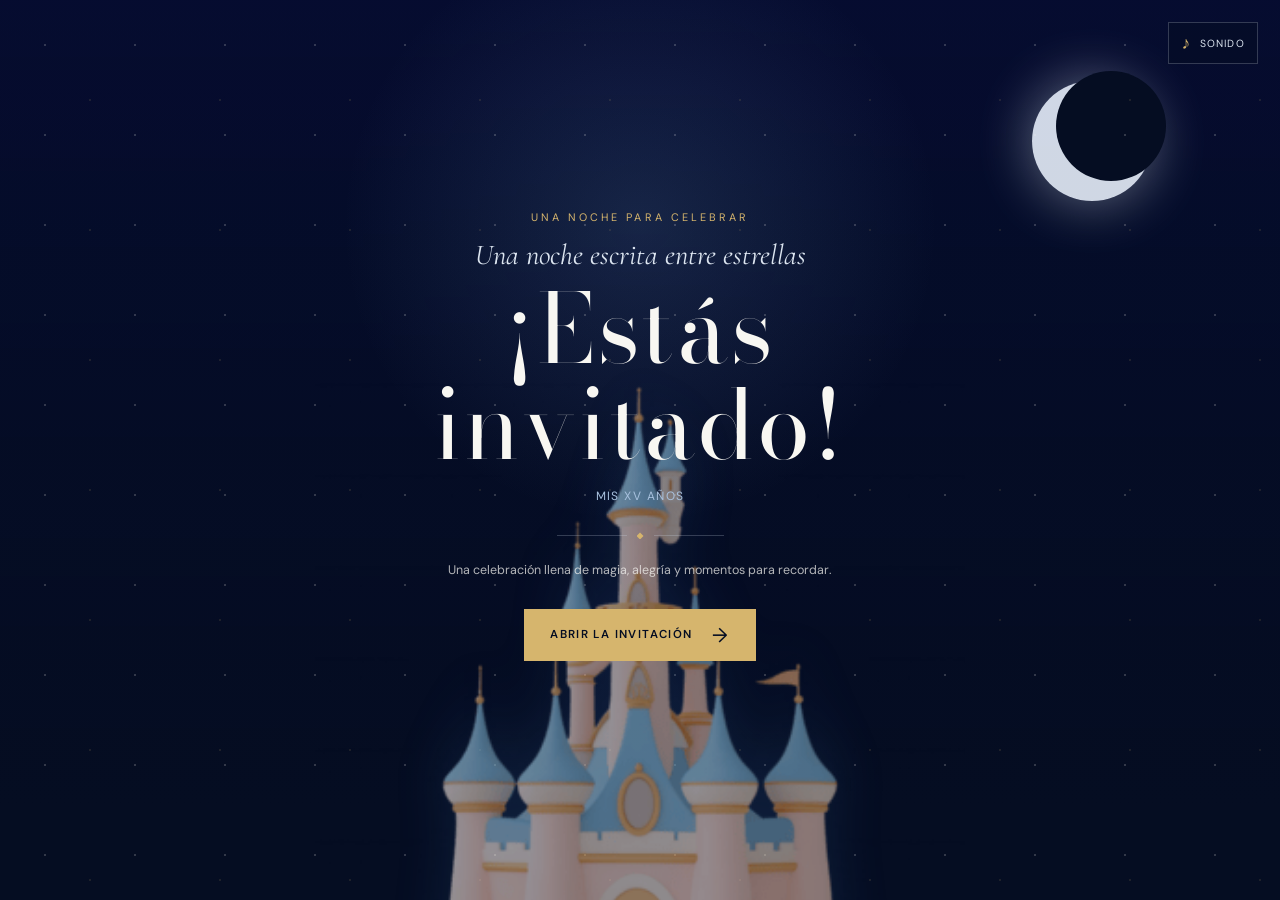
<file: index.html>
<!DOCTYPE html>
<html lang="es">
<head>
<meta charset="UTF-8">
<meta name="viewport" content="width=device-width, initial-scale=1.0">

<title>Mis XV Años - Estrella</title>

<link rel="preconnect" href="https://fonts.googleapis.com">
<link rel="preconnect" href="https://fonts.gstatic.com" crossorigin>

<link href="https://fonts.googleapis.com/css2?family=Bodoni+Moda:opsz,wght@6..96,400;6..96,500,600&family=Cormorant+Garamond:wght@400;500;600&family=DM+Sans:wght@400;500;600&display=swap" rel="stylesheet">

<link rel="stylesheet" href="css/style.css">
</head>

<body>
<div class="moon" aria-hidden="true"></div>
<div id="magicContainer"></div>
<div id="particles"></div>

<audio id="introAudio" src="music/intro.mp3"></audio>
<audio id="backgroundAudio" loop src="music/background.mp3"></audio>

<button id="soundToggle" class="sound-toggle" type="button" aria-label="Activar sonido" title="Activar sonido">
    <span class="sound-icon">♪</span>
    <span class="sound-label">Sonido</span>
</button>

<section id="welcome" class="screen">
    <div class="welcome-scene">
        <p class="eyebrow">UNA NOCHE PARA CELEBRAR</p>
        <p class="welcome-kicker">Una noche escrita entre estrellas</p>
        <h1 class="welcome-title">¡Estás invitado!</h1>
        <p class="welcome-meta">Mis XV años </p>
        <div class="welcome-rule"><span></span><i></i><span></span></div>
        <p class="privacy-box">Una celebración llena de magia, alegría y momentos para recordar.</p>
        <button id="openStory" class="primary-button" type="button">Abrir la invitación <span>→</span></button>
       
    </div>
    <img src="img/castillo.png" class="castle castle-welcome" alt="Castillo iluminado">
</section>

<main id="story" class="hidden">
    <section class="book-opening" aria-label="Apertura de la invitación">
        <div class="book-cover"><img src="img/libro.png" alt="Libro mágico de la invitación"></div>
        <p>La historia comienza</p>
    </section>

    <div class="story-container">
        <section class="story-intro reveal">
            <p class="eyebrow">EL COMIENZO</p>
            <h2>Érase una vez</h2>
            <p class="story-copy">Bajo el brillo de una estrella comenzó una historia llena de sueños, alegría y momentos inolvidables.</p>
            <p class="story-copy">Hoy esa estrella está lista para vivir una noche mágica y desea compartirla contigo.</p>
        </section>

        <section class="hero-name reveal">
            <img src="img/estrella.png" class="star-emblem" alt="Estrella brillante">
            <p class="eyebrow">LA PROTAGONISTA</p>
            <h1 class="estrella">ESTRELLA</h1>
            <p class="subtitle">Mis XV Años</p>
        </section>

        <section class="event-section reveal">
            <p class="eyebrow">RESERVA LA FECHA</p>
            <h2>Una noche para recordar</h2>
            <div class="event-details">
                <div><span class="detail-label">Fecha</span><strong>14 noviembre 2026</strong></div>
                <div><span class="detail-label">Hora</span><strong>6:00 PM</strong></div>
                <div><span class="detail-label">Lugar</span><strong>Círculo Militar de Chorrillos</strong><small>Salón Principal</small></div>
            </div>
            <a class="text-link" href="https://www.google.com/maps/search/?api=1&query=C%C3%ADrculo%20Militar%20de%20Chorrillos" target="_blank" rel="noreferrer">Ver ubicación <span>↗</span></a>
        </section>

        <section class="countdown-section reveal">
            <div class="countdown-heading">
                <span class="countdown-star" aria-hidden="true">✦</span>
                <p class="eyebrow">EL RELOJ ENCANTADO</p>
                <h2>El tiempo vuela hacia nuestra noche</h2>
                <p class="countdown-story">Cuenta la leyenda que, cuando el reloj marque el gran día, las estrellas se reunirán para celebrar los XV de Estrella.</p>
            </div>
            <div class="countdown" aria-label="Tiempo que falta para la celebración">
                <div class="countdown-card">
                    <div class="countdown-face">
                        <svg class="countdown-ring" viewBox="0 0 44 44" aria-hidden="true">
                            <circle class="countdown-ring-track" cx="22" cy="22" r="19"></circle>
                            <circle class="countdown-ring-progress" data-ring="days" cx="22" cy="22" r="19" pathLength="100"></circle>
                        </svg>
                        <span id="days" aria-label="Días restantes">00</span>
                    </div>
                    <small>Días</small>
                </div>
                <div class="countdown-card">
                    <div class="countdown-face">
                        <svg class="countdown-ring" viewBox="0 0 44 44" aria-hidden="true">
                            <circle class="countdown-ring-track" cx="22" cy="22" r="19"></circle>
                            <circle class="countdown-ring-progress" data-ring="hours" cx="22" cy="22" r="19" pathLength="100"></circle>
                        </svg>
                        <span id="hours" aria-label="Horas restantes">00</span>
                    </div>
                    <small>Horas</small>
                </div>
                <div class="countdown-card">
                    <div class="countdown-face">
                        <svg class="countdown-ring" viewBox="0 0 44 44" aria-hidden="true">
                            <circle class="countdown-ring-track" cx="22" cy="22" r="19"></circle>
                            <circle class="countdown-ring-progress" data-ring="minutes" cx="22" cy="22" r="19" pathLength="100"></circle>
                        </svg>
                        <span id="minutes" aria-label="Minutos restantes">00</span>
                    </div>
                    <small>Minutos</small>
                </div>
                <div class="countdown-card">
                    <div class="countdown-face">
                        <svg class="countdown-ring" viewBox="0 0 44 44" aria-hidden="true">
                            <circle class="countdown-ring-track" cx="22" cy="22" r="19"></circle>
                            <circle class="countdown-ring-progress" data-ring="seconds" cx="22" cy="22" r="19" pathLength="100"></circle>
                        </svg>
                        <span id="seconds" aria-label="Segundos restantes">00</span>
                    </div>
                    <small>Segundos</small>
                </div>
            </div>
            <p class="countdown-note" id="countdownNote" aria-live="polite">Cada segundo nos acerca a una noche mágica...</p>
        </section>

        <section class="dress-section reveal">
            <div class="crystal-line"></div>
            <p class="eyebrow">CÓDIGO DE VESTIMENTA</p>
            <h2>Elegante</h2>
            <p>Una noche especial merece un atuendo a la altura de la ocasión.</p>
        </section>

        <section class="guidelines-section reveal">
            <p class="eyebrow">ANTES DE LA CELEBRACIÓN</p>
            <h2>Para una noche inolvidable</h2>
            <p class="guidelines-intro">¡Toma en cuenta estas indicaciones para acompañarnos!</p>
            <div class="guidelines-grid">
                <article class="guideline-card">
                    <span class="guideline-icon" aria-hidden="true">
                        <svg viewBox="0 0 48 48" fill="none" xmlns="http://www.w3.org/2000/svg">
                            <path d="M7 21h34v21H7zM5 15h38v8H5zM24 15v27" />
                            <path d="M24 15H14.5a5 5 0 1 1 5-5c0 3 4.5 5 4.5 5Zm0 0h9.5a5 5 0 1 0-5-5c0 3-4.5 5-4.5 5Z" />
                        </svg>
                    </span>
                    <h3>Un regalo, por favor</h3>
                    <p>Para acompañarnos en esta noche, es indispensable venir con un regalo.</p>
                </article>
                <article class="guideline-card">
                    <span class="guideline-icon" aria-hidden="true">
                        <svg viewBox="0 0 48 48" fill="none" xmlns="http://www.w3.org/2000/svg">
                            <path d="M17 11a7 7 0 0 1 14 0M24 18l-17 9m17-9 17 9M7 27h34M12 27l5 13h14l5-13" />
                            <path class="icon-alert" d="m8 8 32 32" />
                        </svg>
                    </span>
                    <h3>Evita el celeste, azul y plateado</h3>
                    <p>Te pedimos elegir otros colores para tu atuendo. ¡Gracias por ayudarnos!</p>
                </article>
                <article class="guideline-card">
                    <span class="guideline-icon" aria-hidden="true">
                        <svg viewBox="0 0 48 48" fill="none" xmlns="http://www.w3.org/2000/svg">
                            <path d="m5 22 38-17-13 38-7-16L5 22Z" />
                            <path d="m23 27 20-22" />
                            <path class="icon-alert" d="m8 8 32 32" />
                        </svg>
                    </span>
                    <h3>No la reenvíes</h3>
                    <p>Esta invitación es personal. Por favor, no la compartas ni la envíes a otras personas.</p>
                </article>
            </div>
        </section>

        <section class="confirmation-section reveal" id="confirmation">
            <p class="eyebrow">EL ÚLTIMO CAPÍTULO</p>
            <h2>Tu presencia hará la noche aún más especial</h2>
            <p class="confirmation-guest">Escribe tu nombre para confirmar tu asistencia. </p>
            <div class="confirmation-form-shell">
                <iframe
                    class="confirmation-form-frame"
                    src="https://script.google.com/macros/s/AKfycbyvL7-Y79QdMlv0oeByr8sPMC7_H9tFN30oulGaKgl5rYKkKJvPVDkKtumXF40ShmRzww/exec"
                    title="Formulario de confirmación de asistencia"
                    scrolling="no"
                    loading="lazy">
                    Cargando formulario...
                </iframe>
            </div>
        </section>
    </div>
</main>

<script src="js/app.js"></script>

</body>
</html>
</file>
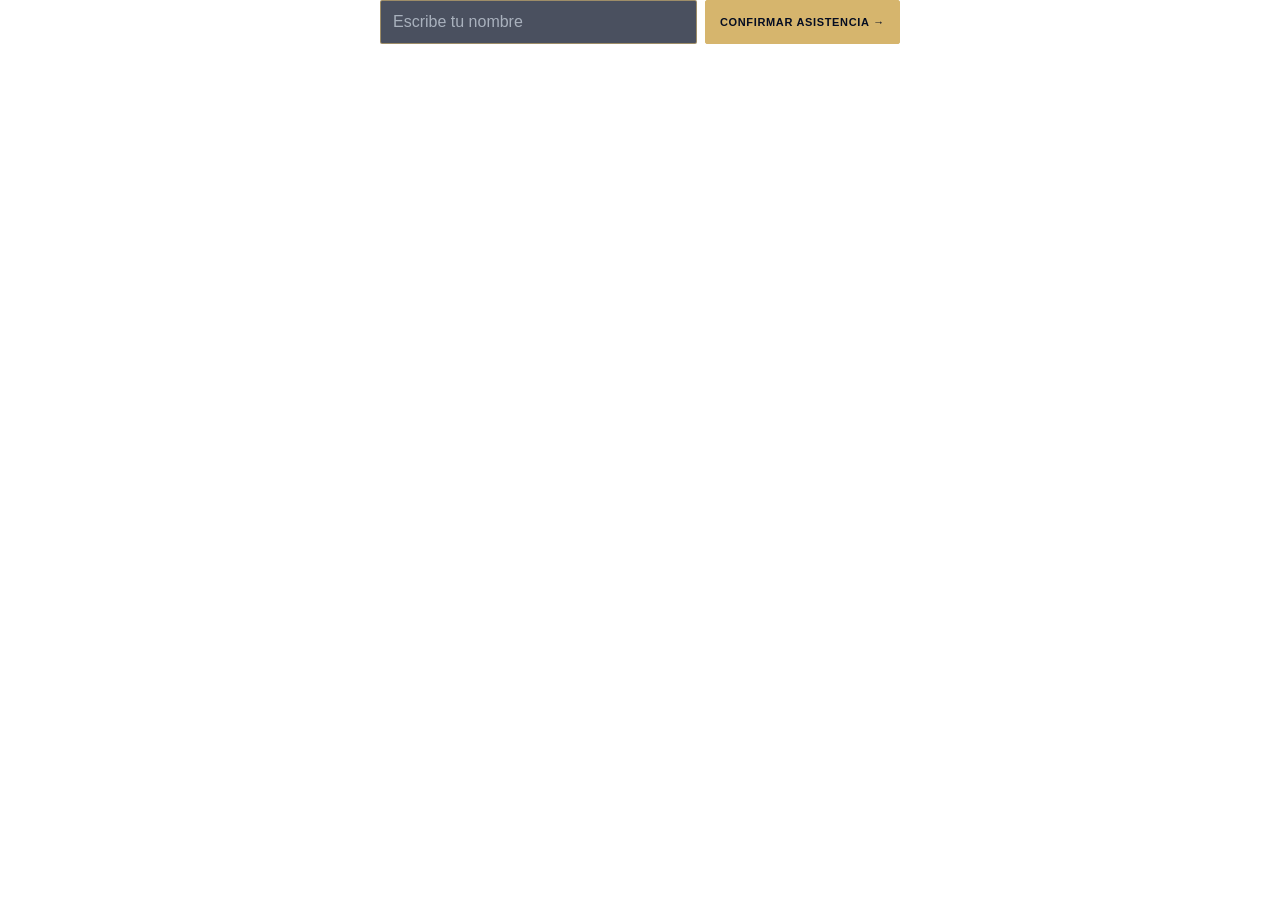
<file: apps-script/Index.html>
<!DOCTYPE html>
<html>
  <head>
    <base target="_top">
    <meta charset="utf-8">
    <meta name="viewport" content="width=device-width, initial-scale=1">
    <style>
      :root {
        color-scheme: light;
        font-family: "DM Sans", Arial, sans-serif;
      }

      * {
        box-sizing: border-box;
      }

      html {
        background: transparent;
      }

      body {
        background: transparent !important;
        color: #f8f7f2;
        margin: 0;
        padding: 0;
      }

      form {
        margin: 0 auto;
        max-width: 520px;
      }

      label {
        color: #050d22;
        display: block;
        font-size: 13px;
        font-weight: 600;
        letter-spacing: .04em;
        margin: 0 0 6px;
      }

      .form-row {
        align-items: stretch;
        display: flex;
        gap: 8px;
      }

      input {
        background: rgba(5, 13, 34, .72);
        border: 1px solid rgba(214, 181, 109, .6);
        border-radius: 2px;
        color: #f8f7f2;
        flex: 1;
        font: 16px "DM Sans", Arial, sans-serif;
        min-width: 0;
        min-height: 44px;
        padding: 0 12px;
      }

      input::placeholder {
        color: rgba(220, 229, 240, .65);
      }

      input:focus {
        border-color: #d6b56d;
        outline: 2px solid rgba(214, 181, 109, .25);
      }

      button {
        align-items: center;
        background: #d6b56d;
        border: 1px solid #d6b56d;
        border-radius: 2px;
        color: #050d22;
        cursor: pointer;
        display: inline-flex;
        font: 600 11px "DM Sans", Arial, sans-serif;
        justify-content: center;
        letter-spacing: .06em;
        min-height: 44px;
        padding: 0 14px;
        text-transform: uppercase;
        white-space: nowrap;
      }

      button:hover {
        background: #f8f7f2;
      }

      button:disabled {
        cursor: wait;
        opacity: .65;
      }

      #status {
        color: #f0c985;
        font-size: 13px;
        line-height: 1.5;
        margin: 0;
      }

      #status.error {
        color: #f0a899;
      }

      #status.success {
        color: #f0c985;
        font-weight: 600;
      }

      @media (max-width: 520px) {
        .form-row {
          flex-direction: column;
          gap: 7px;
        }

        input {
          min-height: 42px;
        }

        button {
          min-height: 42px;
          width: 100%;
        }
      }
    </style>
  </head>
  <body>
    <form id="rsvpForm">
      <div class="form-row">
        <input id="guestName" name="guestName" type="text" maxlength="100" autocomplete="name" placeholder="Escribe tu nombre" required>
        <button id="submitButton" type="submit">Confirmar asistencia <span aria-hidden="true">&nbsp;→</span></button>
      </div>
    </form>
    <p id="status" role="status" aria-live="polite"></p>

    <script>
      const form = document.getElementById("rsvpForm");
      const nameInput = document.getElementById("guestName");
      const button = document.getElementById("submitButton");
      const status = document.getElementById("status");

      function reportHeight() {
        window.parent.postMessage({
          type: "rsvp-form-height",
          height: document.documentElement.scrollHeight
        }, "*");
      }

      window.addEventListener("load", reportHeight);

      form.addEventListener("submit", (event) => {
        event.preventDefault();
        const name = nameInput.value.trim();

        if (!name) {
          status.textContent = "Escribe tu nombre para continuar.";
          status.className = "error";
          reportHeight();
          return;
        }

        button.disabled = true;
        status.textContent = "Guardando tu confirmación...";
        status.className = "";
        reportHeight();

        google.script.run
          .withSuccessHandler(() => {
            form.querySelector(".form-row").hidden = true;
            status.textContent = "¡Gracias, " + name + "! Tu confirmación quedó registrada.";
            status.className = "success";
            reportHeight();
          })
          .withFailureHandler((error) => {
            button.disabled = false;
            status.textContent = error && error.message
              ? error.message
              : "No se pudo guardar la confirmación. Inténtalo nuevamente.";
            status.className = "error";
            reportHeight();
          })
          .submitRsvp(name);
      });
    </script>
  </body>
</html>
</file>
<file: css/style.css>
:root {
    --night: #050d22;
    --royal: #102b5a;
    --mist: #a9c2df;
    --gold: #d6b56d;
    --silver: #dce5f0;
    --ivory: #f8f7f2;
    --line: rgba(220, 229, 240, .22);
}

* { box-sizing: border-box; margin: 0; padding: 0; }
html { scroll-behavior: smooth; }
body { background: var(--night); color: var(--ivory); font-family: "DM Sans", sans-serif; overflow-x: hidden; }
body::before { background: linear-gradient(180deg, rgba(3, 11, 31, .4), rgba(5, 13, 34, .92)), url("../img/fondo.jpg") center / cover fixed; content: ""; inset: 0; opacity: .75; pointer-events: none; position: fixed; z-index: -3; }
body::after { background: radial-gradient(circle at 50% 25%, rgba(120, 166, 221, .16), transparent 32%), linear-gradient(180deg, transparent 0%, var(--night) 90%); content: ""; inset: 0; pointer-events: none; position: fixed; z-index: -2; }
#particles, #magicContainer { inset: 0; overflow: hidden; pointer-events: none; position: fixed; z-index: -1; }
#particles { background-image: radial-gradient(rgba(248, 247, 242, .7) .7px, transparent .9px), radial-gradient(rgba(214, 181, 109, .45) .7px, transparent 1px); background-position: 0 0, 25px 35px; background-size: 90px 90px, 130px 130px; opacity: .28; animation: stars 80s linear infinite; }
.moon { background: rgba(236, 244, 255, .88); border-radius: 50%; box-shadow: 0 0 55px rgba(220, 229, 240, .45); height: 120px; position: fixed; right: 10vw; top: 9vh; width: 120px; z-index: -1; }
.moon::after { background: var(--night); border-radius: 50%; content: ""; height: 110px; left: 24px; position: absolute; top: -10px; width: 110px; }
.screen { align-items: center; display: flex; justify-content: center; min-height: 100svh; overflow: hidden; padding: 62px 24px 92px; position: relative; text-align: center; }
.welcome-scene { align-items: center; display: flex; flex-direction: column; max-width: 680px; position: relative; z-index: 2; }
.eyebrow { color: var(--gold); font-size: .68rem; letter-spacing: .28em; line-height: 1.5; }
.welcome-kicker { color: var(--silver); font-family: "Cormorant Garamond", serif; font-size: clamp(1.25rem, 3vw, 1.8rem); font-style: italic; margin: 12px 0 8px; }
.crown { filter: drop-shadow(0 0 16px rgba(214, 181, 109, .32)); margin: 18px 0 10px; max-width: 88px; animation: breathe 5s ease-in-out infinite; }
h1, h2 { font-family: "Bodoni Moda", serif; font-weight: 400; }
.welcome-title { font-size: clamp(3.2rem, 9vw, 6rem); letter-spacing: .03em; line-height: 1; }
.welcome-meta { color: var(--mist); font-size: .75rem; letter-spacing: .12em; margin-top: 16px; text-transform: uppercase; }
.welcome-rule, .crystal-line { align-items: center; display: flex; gap: 10px; justify-content: center; margin: 28px auto 20px; width: 180px; }
.welcome-rule span, .crystal-line::before, .crystal-line::after { background: var(--line); height: 1px; width: 70px; }
.welcome-rule i { background: var(--gold); clip-path: polygon(50% 0, 100% 50%, 50% 100%, 0 50%); height: 7px; width: 7px; }
.privacy-box { color: rgba(248, 247, 242, .72); font-size: .78rem; line-height: 1.8; }
.primary-button { align-items: center; background: var(--gold); border: 1px solid var(--gold); color: var(--night); cursor: pointer; display: inline-flex; font: 600 .72rem "DM Sans", sans-serif; gap: 20px; justify-content: center; letter-spacing: .12em; margin-top: 27px; min-height: 52px; padding: 0 25px; text-transform: uppercase; transition: background .3s, box-shadow .3s, transform .3s; }
.primary-button:hover { background: var(--ivory); box-shadow: 0 0 30px rgba(214, 181, 109, .28); transform: translateY(-3px); }
.primary-button span { font-size: 1.25rem; font-weight: 400; }
.scroll-hint { bottom: 42px; color: rgba(220, 229, 240, .48); font-size: .65rem; letter-spacing: .18em; position: absolute; text-transform: uppercase; }
.castle-welcome { bottom: -115px; filter: drop-shadow(0 -10px 28px rgba(77, 137, 209, .25)); max-width: min(650px, 78vw); opacity: .58; position: absolute; width: 62vw; z-index: 1; }
.sound-toggle { align-items: center; background: rgba(5, 13, 34, .5); border: 1px solid var(--line); color: var(--silver); cursor: pointer; display: flex; font: .65rem "DM Sans", sans-serif; gap: 8px; letter-spacing: .12em; padding: 9px 12px; position: fixed; right: 22px; text-transform: uppercase; top: 22px; z-index: 5; }
.sound-icon { color: var(--gold); font-size: 1.1rem; }
.hidden { display: none; }
.book-opening { align-items: center; background: var(--night); display: flex; flex-direction: column; inset: 0; justify-content: center; position: fixed; z-index: 4; }
.book-opening.is-closing { animation: bookFade 3s forwards; pointer-events: none; }
.book-cover { max-width: 280px; width: 55vw; }
.book-cover img { display: block; filter: drop-shadow(0 0 30px rgba(214, 181, 109, .22)); width: 100%; }
.book-opening p { color: var(--gold); font-size: .7rem; letter-spacing: .3em; margin-top: 28px; text-transform: uppercase; }
main { position: relative; }
.story-container { margin: auto; max-width: 900px; padding: 15vh 24px 14vh; text-align: center; }
.story-container section { margin-bottom: 18vh; }
.story-intro { margin-inline: auto; max-width: 530px; }
h2 { font-size: clamp(2.4rem, 6vw, 4.6rem); line-height: 1.05; margin: 18px 0 25px; }
.story-copy { color: rgba(248, 247, 242, .72); font-family: "Cormorant Garamond", serif; font-size: clamp(1.25rem, 2.5vw, 1.55rem); line-height: 1.45; margin: 10px auto; }
.hero-name { border-bottom: 1px solid var(--line); border-top: 1px solid var(--line); padding: 12vh 0; }
.star-emblem { filter: drop-shadow(0 0 16px rgba(214, 181, 109, .5)); height: 46px; margin-bottom: 25px; width: 46px; }
.estrella { color: var(--ivory); font-size: clamp(3.8rem, 12vw, 8rem); letter-spacing: .12em; line-height: .95; text-shadow: 0 0 45px rgba(220, 229, 240, .24); }
.subtitle { color: var(--gold); font-family: "Cormorant Garamond", serif; font-size: 1.6rem; font-style: italic; margin-top: 20px; }
.event-section { margin-inline: auto; max-width: 620px; }
.event-details { border-bottom: 1px solid var(--line); border-top: 1px solid var(--line); display: grid; gap: 0; grid-template-columns: repeat(3, 1fr); margin: 45px 0 22px; padding: 22px 0; }
.event-details div { border-right: 1px solid var(--line); display: flex; flex-direction: column; gap: 8px; padding: 0 14px; }
.event-details div:last-child { border: 0; }
.detail-label, .confirmation-section label { color: var(--gold); font-size: .63rem; letter-spacing: .18em; text-transform: uppercase; }
.event-details strong { font: 500 1.05rem "Cormorant Garamond", serif; }
.event-details small { color: var(--mist); font-size: .80rem; }
.text-link { color: var(--silver); font-size: .7rem; letter-spacing: .12em; text-decoration: none; text-transform: uppercase; }
.text-link span { color: var(--gold); font-size: 1rem; margin-left: 7px; }
.countdown-section { background: radial-gradient(ellipse at 50% 45%, rgba(31, 54, 91, .44), transparent 72%); margin-inline: auto; max-width: 850px; padding: 4vh 0; }
.countdown-heading { margin: 0 auto; max-width: 650px; }
.countdown-star { animation: breathe 4s ease-in-out infinite; color: var(--gold); display: inline-block; font-size: 1.7rem; margin-bottom: 12px; text-shadow: 0 0 24px rgba(214, 181, 109, .6); }
.countdown-heading h2 { font-size: clamp(2rem, 5vw, 3.5rem); margin: 16px 0; }
.countdown-story { color: rgba(248, 247, 242, .72); font-family: "Cormorant Garamond", serif; font-size: clamp(1.2rem, 2.4vw, 1.5rem); line-height: 1.5; }
.countdown { display: grid; gap: clamp(10px, 3vw, 28px); grid-template-columns: repeat(4, minmax(0, 1fr)); margin: 46px auto 24px; max-width: 720px; }
.countdown-card { align-items: center; animation: clockFloat 5s ease-in-out infinite; background: linear-gradient(150deg, rgba(20, 39, 70, .78), rgba(5, 13, 34, .35)); border: 1px solid rgba(214, 181, 109, .24); border-radius: 100px 100px 18px 18px; box-shadow: 0 14px 38px rgba(0, 0, 0, .16), inset 0 0 24px rgba(214, 181, 109, .035); display: flex; flex-direction: column; gap: 12px; justify-content: center; min-height: 180px; padding: 18px 10px 16px; transition: border-color .3s, box-shadow .3s, transform .3s; }
.countdown-card:nth-child(2) { animation-delay: -.8s; }
.countdown-card:nth-child(3) { animation-delay: -1.6s; }
.countdown-card:nth-child(4) { animation-delay: -2.4s; }
.countdown-card:hover { border-color: rgba(214, 181, 109, .75); box-shadow: 0 18px 42px rgba(0, 0, 0, .28), 0 0 24px rgba(214, 181, 109, .1); transform: translateY(-6px) scale(1.03); }
.countdown-face { align-items: center; aspect-ratio: 1; display: flex; justify-content: center; position: relative; width: min(100%, 112px); }
.countdown-ring { height: 100%; inset: 0; overflow: visible; position: absolute; transform: rotate(-90deg); width: 100%; }
.countdown-ring circle { fill: none; }
.countdown-ring-track { stroke: rgba(220, 229, 240, .12); stroke-width: 1.2; }
.countdown-ring-progress { filter: drop-shadow(0 0 3px rgba(214, 181, 109, .5)); stroke: var(--gold); stroke-dasharray: 100; stroke-dashoffset: 0; stroke-linecap: round; stroke-width: 1.5; transition: stroke-dashoffset .8s ease; }
.countdown-face span { color: var(--ivory); font: 500 clamp(1.8rem, 4vw, 2.6rem) "Bodoni Moda", serif; font-variant-numeric: tabular-nums; letter-spacing: .02em; position: relative; text-shadow: 0 0 20px rgba(220, 229, 240, .22); }
.countdown-face span.tick { animation: numberTick .45s ease-out; }
.countdown-card small { color: var(--gold); font-size: .65rem; letter-spacing: .18em; text-transform: uppercase; }
.countdown-note { color: var(--mist); font-family: "Cormorant Garamond", serif; font-size: 1.2rem; font-style: italic; min-height: 1.6em; }
.dress-section { margin-inline: auto; max-width: 560px; }
.dress-section .crystal-line { margin-bottom: 45px; }
.crystal-line::before, .crystal-line::after { content: ""; width: 72px; }
.dress-section p:last-child, .form-note { color: rgba(248, 247, 242, .62); font-family: "Cormorant Garamond", serif; font-size: 1.25rem; line-height: 1.4; }
.guidelines-section { background: linear-gradient(145deg, rgba(17, 34, 66, .78), rgba(5, 13, 34, .72)); border: 1px solid rgba(214, 181, 109, .42); box-shadow: 0 22px 70px rgba(0, 0, 0, .22), inset 0 0 50px rgba(214, 181, 109, .035); margin-inline: auto; max-width: 1020px; padding: clamp(32px, 6vw, 64px); position: relative; }
.guidelines-section::before, .guidelines-section::after { color: var(--gold); content: "✦"; font-size: 1rem; position: absolute; }
.guidelines-section::before { left: 18px; top: 18px; }
.guidelines-section::after { bottom: 18px; right: 18px; }
.guidelines-section > .eyebrow { display: inline-block; background: rgba(214, 181, 109, .12); border: 1px solid rgba(214, 181, 109, .35); padding: 8px 14px; }
.guidelines-section h2 { margin: 22px 0 12px; }
.guidelines-intro { color: rgba(248, 247, 242, .72); font-family: "Cormorant Garamond", serif; font-size: 1.3rem; margin: 0 auto 36px; }
.guidelines-grid { display: grid; gap: 16px; grid-template-columns: repeat(3, 1fr); }
.guideline-card { background: linear-gradient(155deg, rgba(28, 48, 76, .94), rgba(9, 19, 39, .94)); border: 1px solid rgba(220, 229, 240, .22); border-top: 3px solid var(--gold); box-shadow: 0 12px 28px rgba(0, 0, 0, .18); padding: 28px 20px; transition: background .3s, border-color .3s, transform .3s, box-shadow .3s; }
.guideline-card:hover { background: linear-gradient(155deg, rgba(38, 57, 82, .98), rgba(12, 23, 43, .98)); border-color: rgba(214, 181, 109, .65); box-shadow: 0 18px 36px rgba(0, 0, 0, .3); transform: translateY(-5px); }
.guideline-icon { align-items: center; background: rgba(214, 181, 109, .12); border: 1px solid rgba(214, 181, 109, .45); border-radius: 50%; display: flex; height: 68px; justify-content: center; margin: 0 auto 20px; width: 68px; }
.guideline-icon svg { fill: none; height: 36px; stroke: var(--gold); stroke-linecap: round; stroke-linejoin: round; stroke-width: 1.8; width: 36px; }
.guideline-icon svg .icon-alert { stroke: #e99b88; stroke-width: 2.8; }
.guideline-card h3 { color: var(--ivory); font: 600 1.45rem "Cormorant Garamond", serif; margin-bottom: 10px; }
.guideline-card p { color: rgba(248, 247, 242, .82); font-size: .88rem; line-height: 1.7; }
.confirmation-section { background: linear-gradient(140deg, rgba(16, 43, 90, .7), rgba(5, 13, 34, .3)); border: 1px solid var(--line); margin-inline: auto; max-width: 650px; padding: 65px 40px; }
.confirmation-section h2 { font-size: clamp(2rem, 5vw, 3.5rem); }
.confirmation-guest { color: var(--mist); margin-bottom: 30px; }
.confirmation-form-shell { background: transparent; border: 0; box-shadow: none; margin: 0 auto; max-width: 100%; padding: 0; width: 100%; }
.confirmation-form-frame { background: transparent; border: 0; display: block; height: 120px; width: 100%; }
.confirmation-form-link { color: var(--silver); display: inline-block; font-size: .72rem; letter-spacing: .04em; line-height: 1.5; margin-top: 14px; text-decoration: underline; text-underline-offset: 3px; }
.confirmation-form-link span { color: var(--gold); margin-left: 4px; }
.confirmation-section label { display: block; margin-bottom: 12px; }
.confirm-row { align-items: stretch; display: flex; gap: 10px; justify-content: center; }
input { background: rgba(5, 13, 34, .58); border: 1px solid var(--line); color: var(--ivory); font: 1rem "DM Sans", sans-serif; min-width: 80px; padding: 0 12px; text-align: center; }
.confirmation-section input:focus { border-color: var(--gold); outline: 2px solid rgba(214, 181, 109, .18); }
.confirmation-section .name-input { margin-bottom: 24px; min-height: 50px; text-align: left; width: min(100%, 360px); }
.confirm-row .primary-button { margin-top: 0; text-decoration: none; }
.form-note { font-size: .95rem; margin-top: 22px; }
.confirmation-message { color: #f0c985; font-size: .9rem; line-height: 1.6; margin-top: 18px; }
.confirmation-message.is-success { font-family: "Cormorant Garamond", serif; font-size: 1.3rem; }
.primary-button:disabled { cursor: wait; opacity: .7; transform: none; }
.primary-button:focus-visible, .sound-toggle:focus-visible, .text-link:focus-visible { outline: 2px solid var(--ivory); outline-offset: 4px; }
.reveal { opacity: 0; transform: translateY(35px); transition: opacity 1s ease, transform 1s ease; }
.reveal.show { opacity: 1; transform: translateY(0); }
.magic { animation: sparkle 8s linear infinite; background: var(--gold); border-radius: 50%; box-shadow: 0 0 12px var(--gold); height: 3px; opacity: 0; position: absolute; width: 3px; }
.thanks { align-items: center; background: radial-gradient(circle at center, var(--royal), var(--night) 70%); display: flex; flex-direction: column; height: 100svh; justify-content: center; padding: 30px; text-align: center; }
.thanks h1 { color: var(--gold); font-size: clamp(3rem, 10vw, 6rem); }
.thanks p { color: var(--silver); font-family: "Cormorant Garamond", serif; font-size: 1.45rem; line-height: 1.4; max-width: 420px; }
@keyframes stars { from { transform: translateY(0); } to { transform: translateY(-500px); } }
@keyframes breathe { 0%, 100% { transform: translateY(0); } 50% { transform: translateY(-7px); } }
@keyframes sparkle { 0% { opacity: 0; transform: translateY(100vh) scale(.5); } 20%, 70% { opacity: .8; } 100% { opacity: 0; transform: translateY(-20vh) scale(1.2); } }
@keyframes bookFade { to { opacity: 0; transform: scale(1.08); visibility: hidden; } }
@keyframes clockFloat { 0%, 100% { translate: 0 0; } 50% { translate: 0 -5px; } }
@keyframes numberTick { 0% { opacity: .35; transform: translateY(-5px) scale(1.08); } 100% { opacity: 1; transform: translateY(0) scale(1); } }
@media (max-width: 600px) {
    .moon { height: 78px; right: 8vw; top: 10vh; width: 78px; }
    .moon::after { height: 72px; left: 16px; top: -7px; width: 72px; }
    .screen { padding-top: 82px; }
    .castle-welcome { bottom: -75px; width: 118vw; }
    .sound-label { display: none; }
    .event-details { grid-template-columns: 1fr; gap: 20px; }
    .event-details div { border-bottom: 1px solid var(--line); border-right: 0; padding-bottom: 20px; }
    .event-details div:last-child { border-bottom: 0; padding-bottom: 0; }
    .guidelines-grid { grid-template-columns: 1fr; }
    .countdown { gap: 8px; margin-top: 34px; }
    .countdown-card { border-radius: 60px 60px 14px 14px; gap: 8px; min-height: 132px; padding: 14px 5px 12px; }
    .countdown-face { width: min(100%, 76px); }
    .countdown-face span { font-size: clamp(1.45rem, 7vw, 2rem); }
    .countdown-card small { font-size: .52rem; letter-spacing: .1em; }
    .confirmation-section { padding: 48px 20px; }
    .confirmation-form-frame { height: 150px; }
    .confirm-row { flex-direction: column; }
    input { min-height: 50px; width: 100%; }
    .confirm-row .primary-button { width: 100%; }
}
@media (prefers-reduced-motion: reduce) {
    *, *::before, *::after { animation-duration: .01ms !important; scroll-behavior: auto !important; transition-duration: .01ms !important; }
}
</file>
